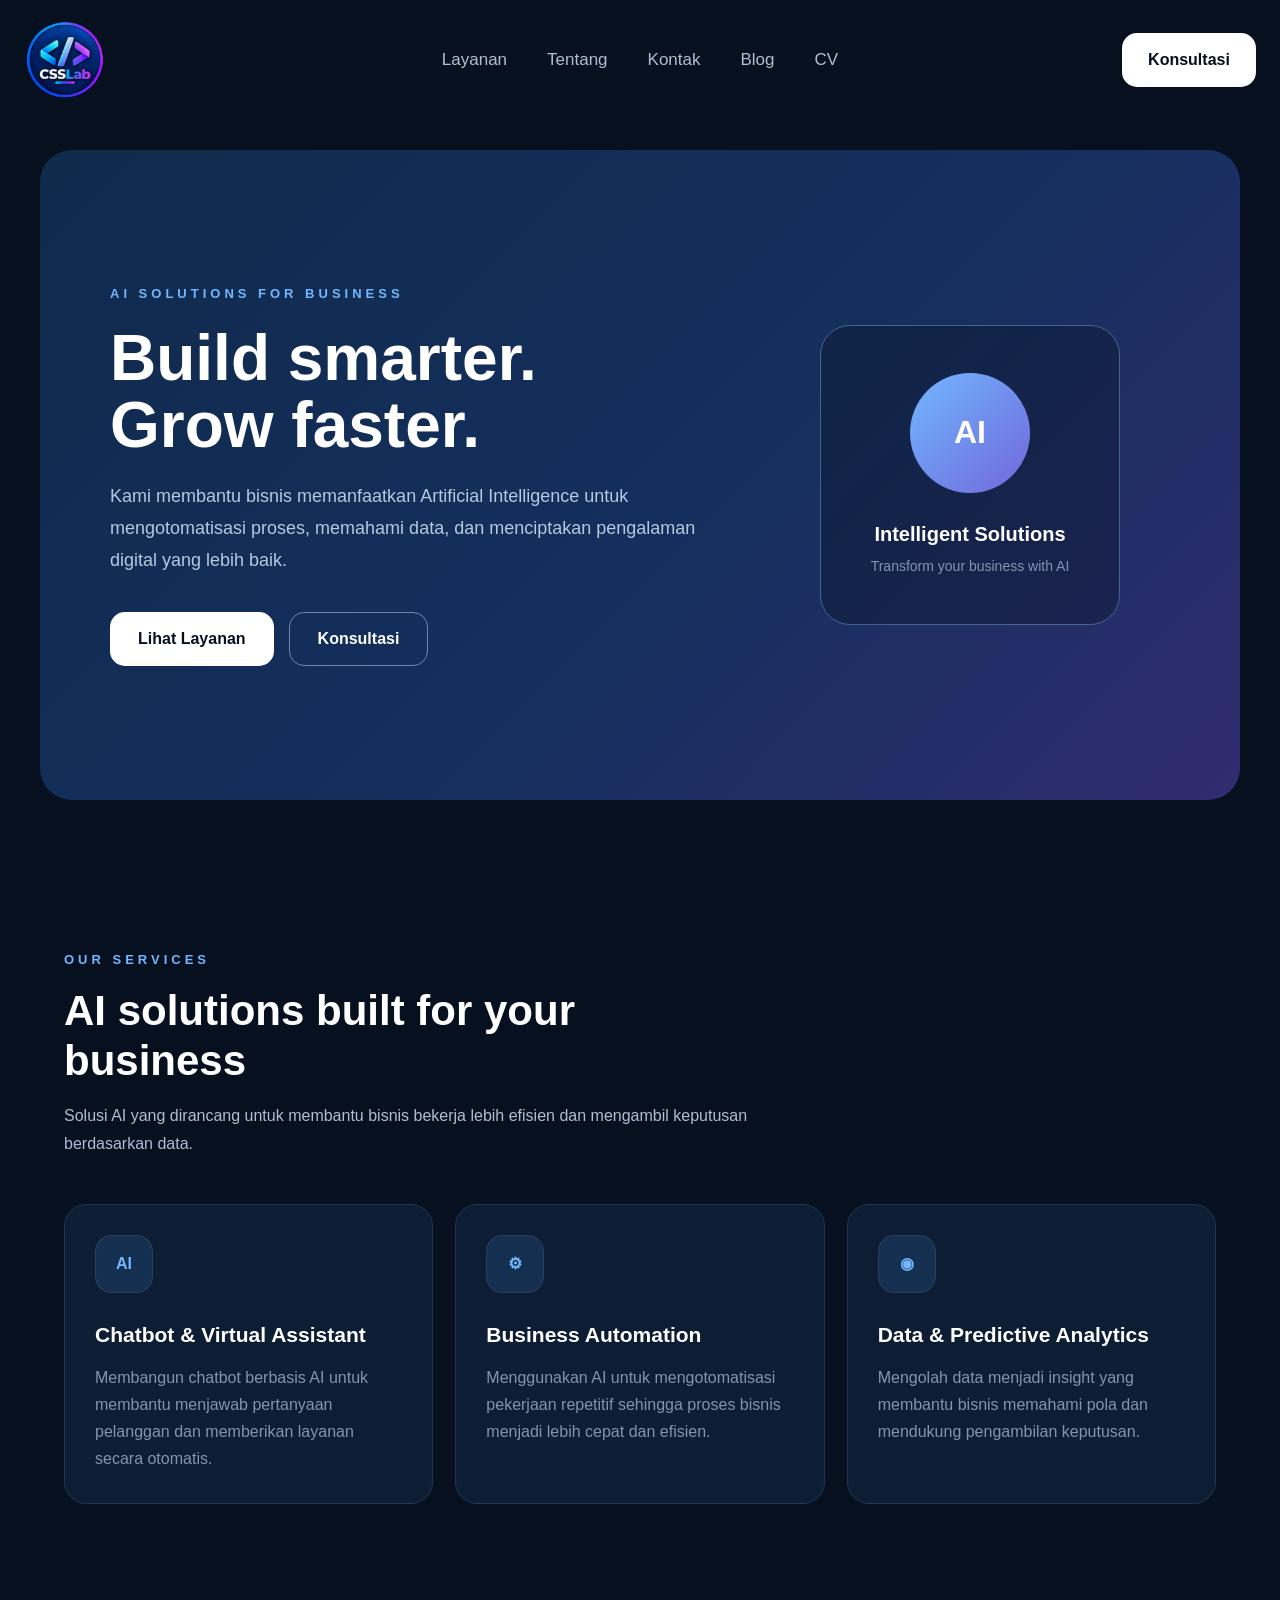
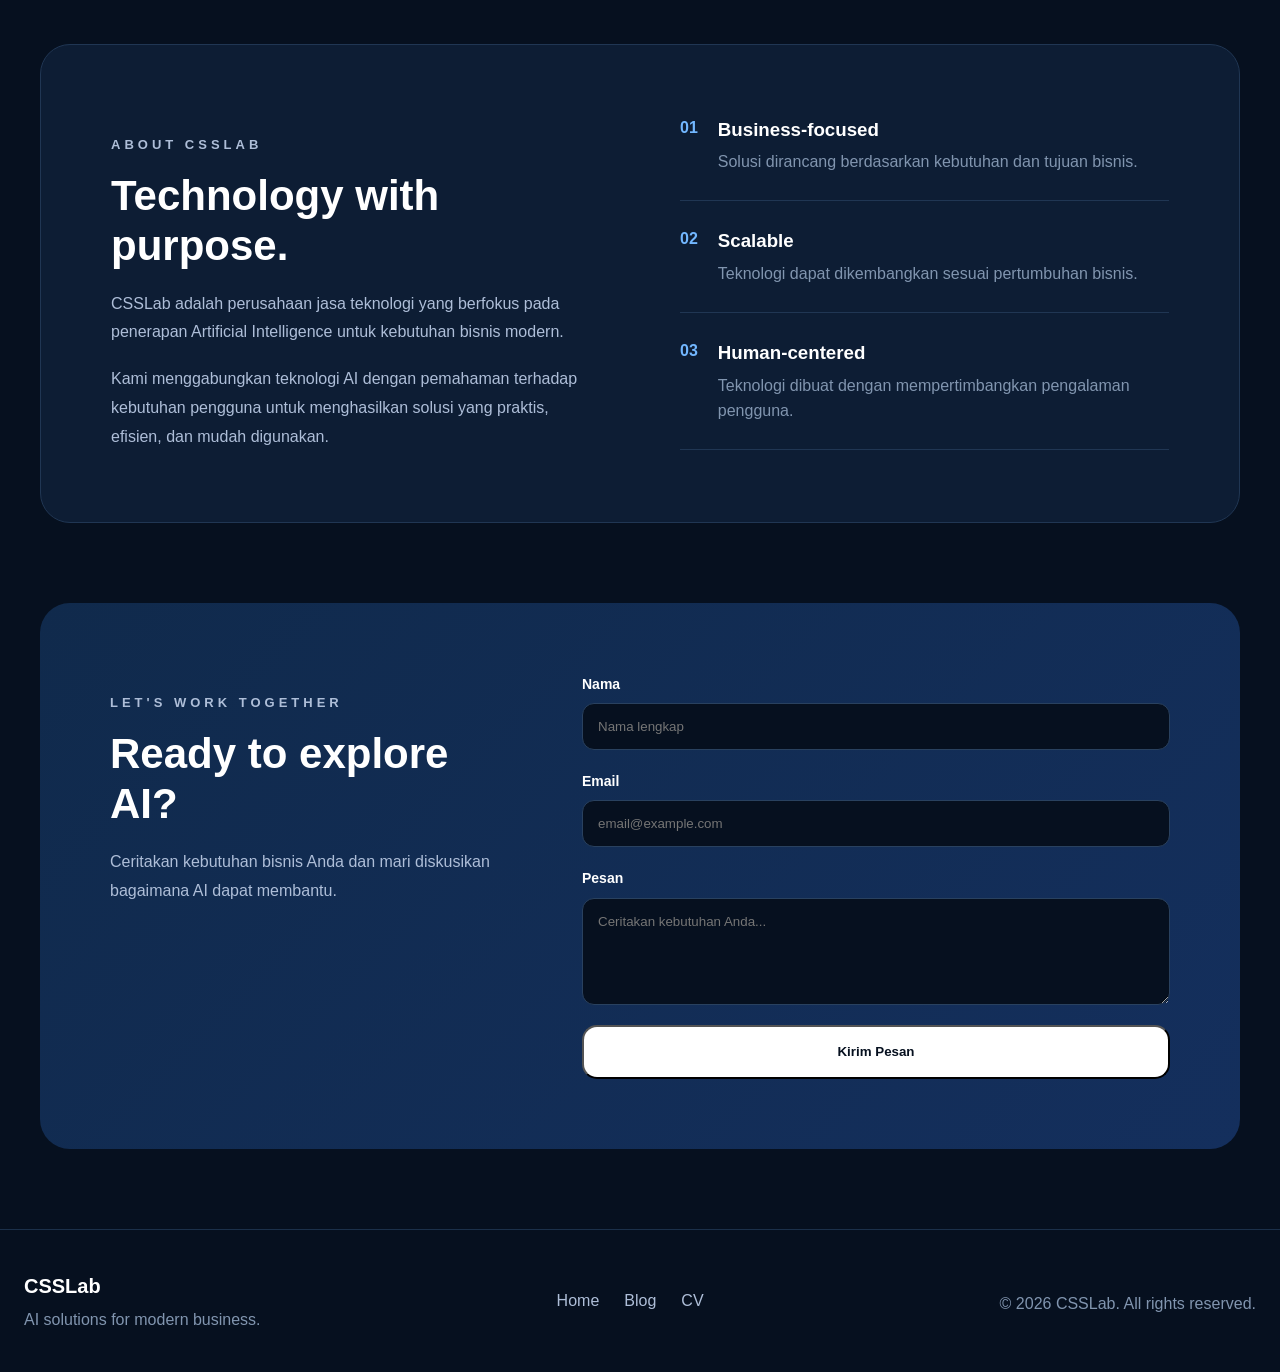
<file: index.html>
<!DOCTYPE html>
<html lang="id">

<head>
    <meta charset="UTF-8">
    <meta name="viewport" content="width=device-width, initial-scale=1.0">

    <meta
        name="description"
        content="CSSLab menyediakan solusi Artificial Intelligence untuk membantu bisnis berkembang dengan teknologi AI.">

    <title>CSSLab - AI Solutions</title>

    <link rel="stylesheet" href="assets/css/style.css">
</head>

<body>

    <!-- Navbar -->
    <header class="navbar">

        <a href="index.html" class="logo">
            <img
                src="assets/img/logo.png"
                alt="CSSLab Logo">
        </a>

        <nav class="nav-menu">

            <a href="#layanan">Layanan</a>

            <a href="#tentang">Tentang</a>

            <a href="#kontak">Kontak</a>

            <a href="blog.html">Blog</a>

            <a href="cv.html">CV</a>

        </nav>

        <a href="#kontak" class="consultation-button">
            Konsultasi
        </a>

    </header>


    <main>

        <!-- Hero -->
        <section class="hero">

            <div class="hero-content">

                <p class="hero-label">
                    AI SOLUTIONS FOR BUSINESS
                </p>

                <h1>
                    Build smarter.
                    <br>
                    Grow faster.
                </h1>

                <p class="hero-description">
                    Kami membantu bisnis memanfaatkan Artificial Intelligence
                    untuk mengotomatisasi proses, memahami data, dan menciptakan
                    pengalaman digital yang lebih baik.
                </p>

                <div class="hero-buttons">

                    <a href="#layanan" class="primary-button">
                        Lihat Layanan
                    </a>

                    <a href="#kontak" class="secondary-button">
                        Konsultasi
                    </a>

                </div>

            </div>

            <div class="hero-visual">

                <div class="ai-card">

                    <div class="ai-circle">
                        AI
                    </div>

                    <p>Intelligent Solutions</p>

                    <span>
                        Transform your business with AI
                    </span>

                </div>

            </div>

        </section>


        <!-- Services -->
        <section id="layanan" class="section">

            <div class="section-heading">

                <p class="section-label">
                    OUR SERVICES
                </p>

                <h2>
                    AI solutions built for your business
                </h2>

                <p>
                    Solusi AI yang dirancang untuk membantu bisnis
                    bekerja lebih efisien dan mengambil keputusan
                    berdasarkan data.
                </p>

            </div>


            <div class="service-grid">

                <article class="service-card">

                    <div class="service-icon">
                        AI
                    </div>

                    <h3>
                        Chatbot & Virtual Assistant
                    </h3>

                    <p>
                        Membangun chatbot berbasis AI untuk membantu
                        menjawab pertanyaan pelanggan dan memberikan
                        layanan secara otomatis.
                    </p>

                </article>


                <article class="service-card">

                    <div class="service-icon">
                        ⚙
                    </div>

                    <h3>
                        Business Automation
                    </h3>

                    <p>
                        Menggunakan AI untuk mengotomatisasi pekerjaan
                        repetitif sehingga proses bisnis menjadi lebih
                        cepat dan efisien.
                    </p>

                </article>


                <article class="service-card">

                    <div class="service-icon">
                        ◉
                    </div>

                    <h3>
                        Data & Predictive Analytics
                    </h3>

                    <p>
                        Mengolah data menjadi insight yang membantu
                        bisnis memahami pola dan mendukung pengambilan
                        keputusan.
                    </p>

                </article>

            </div>

        </section>


        <!-- About -->
        <section id="tentang" class="about-section">

            <div class="about-content">

                <p class="section-label">
                    ABOUT CSSLAB
                </p>

                <h2>
                    Technology with purpose.
                </h2>

                <p>
                    CSSLab adalah perusahaan jasa teknologi yang berfokus
                    pada penerapan Artificial Intelligence untuk kebutuhan
                    bisnis modern.
                </p>

                <p>
                    Kami menggabungkan teknologi AI dengan pemahaman
                    terhadap kebutuhan pengguna untuk menghasilkan solusi
                    yang praktis, efisien, dan mudah digunakan.
                </p>

            </div>


            <div class="advantage-list">

                <div class="advantage-item">

                    <span>01</span>

                    <div>
                        <h3>Business-focused</h3>

                        <p>
                            Solusi dirancang berdasarkan kebutuhan
                            dan tujuan bisnis.
                        </p>
                    </div>

                </div>


                <div class="advantage-item">

                    <span>02</span>

                    <div>
                        <h3>Scalable</h3>

                        <p>
                            Teknologi dapat dikembangkan sesuai
                            pertumbuhan bisnis.
                        </p>
                    </div>

                </div>


                <div class="advantage-item">

                    <span>03</span>

                    <div>
                        <h3>Human-centered</h3>

                        <p>
                            Teknologi dibuat dengan mempertimbangkan
                            pengalaman pengguna.
                        </p>
                    </div>

                </div>

            </div>

        </section>


        <!-- Contact -->
        <section id="kontak" class="contact-section">

            <div class="contact-content">

                <p class="section-label">
                    LET'S WORK TOGETHER
                </p>

                <h2>
                    Ready to explore AI?
                </h2>

                <p>
                    Ceritakan kebutuhan bisnis Anda dan mari
                    diskusikan bagaimana AI dapat membantu.
                </p>

            </div>


            <form class="contact-form">

                <div class="form-group">

                    <label for="nama">
                        Nama
                    </label>

                    <input
                        type="text"
                        id="nama"
                        name="nama"
                        placeholder="Nama lengkap"
                        required>

                </div>


                <div class="form-group">

                    <label for="email">
                        Email
                    </label>

                    <input
                        type="email"
                        id="email"
                        name="email"
                        placeholder="email@example.com"
                        required>

                </div>


                <div class="form-group">

                    <label for="pesan">
                        Pesan
                    </label>

                    <textarea
                        id="pesan"
                        name="pesan"
                        rows="5"
                        placeholder="Ceritakan kebutuhan Anda..."
                        required></textarea>

                </div>


                <button
                    type="submit"
                    class="primary-button">
                    Kirim Pesan
                </button>

            </form>

        </section>

    </main>


    <!-- Footer -->
    <footer class="footer">

        <div>

            <strong>
                CSSLab
            </strong>

            <p>
                AI solutions for modern business.
            </p>

        </div>


        <div class="footer-links">

            <a href="index.html">
                Home
            </a>

            <a href="blog.html">
                Blog
            </a>

            <a href="cv.html">
                CV
            </a>

        </div>


        <p class="copyright">
            © 2026 CSSLab. All rights reserved.
        </p>

    </footer>

</body>

</html>
</file>
<file: assets/css/style.css>
:root {
    --navy: #06101f;
    --card: #0d1d34;
    --card-light: #10243e;
    --border: #203653;
    --text: #ffffff;
    --muted: #aebed8;
    --soft: #8195af;
    --blue: #72b7ff;
    --purple: #302c70;
}

* {
    box-sizing: border-box;
    margin: 0;
    padding: 0;
}

html {
    scroll-behavior: smooth;
}

body {
    background: var(--navy);
    color: var(--text);
    font-family: Arial, sans-serif;
    line-height: 1.6;
}

a {
    text-decoration: none;
}


/* Navbar */

.navbar {
    height: 120px;
    padding: 0 24px;
    display: flex;
    align-items: center;
    position: relative;
}

.logo {
    width: 82px;
    height: 82px;
    display: block;
    flex-shrink: 0;
}

.logo img {
    width: 82px;
    height: 82px;
    object-fit: contain;
    display: block;
}

.nav-menu {
    position: absolute;
    left: 50%;
    transform: translateX(-50%);

    display: flex;
    align-items: center;
    gap: 40px;
}

.nav-menu a {
    color: var(--muted);
    font-size: 17px;
    white-space: nowrap;
    transition: 0.3s;
}

.nav-menu a:hover {
    color: var(--text);
}

.consultation-button {
    width: 134px;
    height: 54px;

    position: absolute;
    right: 24px;

    display: flex;
    align-items: center;
    justify-content: center;

    background: white;
    color: var(--navy);

    border-radius: 15px;
    font-weight: 700;

    transition: 0.3s;
}

.consultation-button:hover {
    background: var(--blue);
    color: white;
}


/* Hero */

.hero {
    max-width: 1200px;
    min-height: 650px;

    margin: 30px auto 80px;
    padding: 70px;

    display: grid;
    grid-template-columns: 1.2fr 0.8fr;
    align-items: center;
    gap: 60px;

    background: linear-gradient(
        135deg,
        #102a4c,
        #142f5d 55%,
        var(--purple)
    );

    border-radius: 32px;
}

.hero-label,
.section-label {
    color: var(--blue);
    font-size: 13px;
    font-weight: 700;
    letter-spacing: 4px;
}

.hero h1 {
    font-size: 64px;
    line-height: 1.05;
    margin: 20px 0;
}

.hero-description {
    max-width: 620px;
    color: #b8c8df;
    font-size: 18px;
    line-height: 1.8;
}

.hero-buttons {
    display: flex;
    gap: 15px;
    margin-top: 35px;
}

.primary-button,
.secondary-button {
    min-height: 54px;
    padding: 0 28px;

    display: inline-flex;
    align-items: center;
    justify-content: center;

    border-radius: 15px;
    font-weight: 700;

    transition: 0.3s;
}

.primary-button {
    background: white;
    color: var(--navy);
}

.primary-button:hover {
    background: var(--blue);
    color: white;
}

.secondary-button {
    border: 1px solid #6d87a8;
    color: white;
}

.secondary-button:hover {
    background: rgba(255, 255, 255, 0.1);
}

.hero-visual {
    display: flex;
    justify-content: center;
}

.ai-card {
    width: 300px;
    height: 300px;

    border: 1px solid #45658b;
    border-radius: 30px;

    background: rgba(6, 16, 31, 0.35);

    display: flex;
    flex-direction: column;
    align-items: center;
    justify-content: center;

    text-align: center;
}

.ai-circle {
    width: 120px;
    height: 120px;

    display: flex;
    align-items: center;
    justify-content: center;

    border-radius: 50%;

    background: linear-gradient(
        135deg,
        #72b7ff,
        #7067db
    );

    font-size: 32px;
    font-weight: 800;

    margin-bottom: 25px;
}

.ai-card p {
    font-size: 20px;
    font-weight: 700;
}

.ai-card span {
    color: var(--soft);
    font-size: 14px;
    margin-top: 5px;
}


/* General Section */

.section {
    max-width: 1200px;
    margin: 0 auto;
    padding: 70px 24px;
}

.section-heading {
    max-width: 700px;
    margin-bottom: 45px;
}

.section-heading h2,
.about-content h2,
.contact-content h2 {
    font-size: 42px;
    line-height: 1.2;
    margin: 15px 0;
}

.section-heading p:last-child,
.about-content p,
.contact-content p {
    color: var(--muted);
    line-height: 1.8;
}


/* Services */

.service-grid {
    display: grid;
    grid-template-columns: repeat(3, 1fr);
    gap: 22px;
}

.service-card {
    background: var(--card);
    border: 1px solid var(--border);
    border-radius: 22px;
    padding: 30px;

    transition: 0.3s;
}

.service-card:hover {
    transform: translateY(-8px);
    border-color: var(--blue);
}

.service-icon {
    width: 58px;
    height: 58px;

    display: flex;
    align-items: center;
    justify-content: center;

    background: #142f50;
    border: 1px solid #29415f;

    border-radius: 16px;

    color: var(--blue);
    font-weight: 700;

    margin-bottom: 25px;
}

.service-card h3 {
    font-size: 21px;
    margin-bottom: 12px;
}

.service-card p {
    color: var(--soft);
    line-height: 1.7;
}


/* About */

.about-section {
    max-width: 1200px;
    margin: 70px auto;
    padding: 70px;

    display: grid;
    grid-template-columns: 1fr 1fr;
    gap: 80px;

    background: var(--card);
    border: 1px solid var(--border);
    border-radius: 30px;
}

.about-content p {
    margin-top: 18px;
}

.advantage-list {
    display: flex;
    flex-direction: column;
    gap: 25px;
}

.advantage-item {
    display: flex;
    gap: 20px;
    padding-bottom: 25px;
    border-bottom: 1px solid var(--border);
}

.advantage-item span {
    color: var(--blue);
    font-weight: 700;
}

.advantage-item h3 {
    margin-bottom: 5px;
}

.advantage-item p {
    color: var(--soft);
}


/* Contact */

.contact-section {
    max-width: 1200px;
    margin: 80px auto;
    padding: 70px;

    display: grid;
    grid-template-columns: 0.8fr 1.2fr;
    gap: 80px;

    background: linear-gradient(
        135deg,
        #102a4c,
        #142f5d
    );

    border-radius: 30px;
}

.contact-content p {
    margin-top: 18px;
}

.contact-form {
    display: flex;
    flex-direction: column;
    gap: 20px;
}

.form-group {
    display: flex;
    flex-direction: column;
    gap: 8px;
}

.form-group label {
    font-size: 14px;
    font-weight: 600;
}

.form-group input,
.form-group textarea {
    width: 100%;
    padding: 15px;

    background: #06101f;
    color: white;

    border: 1px solid #29415f;
    border-radius: 12px;

    font-family: inherit;
    outline: none;
}

.form-group input:focus,
.form-group textarea:focus {
    border-color: var(--blue);
}

.form-group textarea {
    resize: vertical;
}


/* Footer */

.footer {
    border-top: 1px solid #1b304a;

    padding: 40px 24px;

    display: flex;
    align-items: center;
    justify-content: space-between;

    gap: 30px;

    color: var(--soft);
}

.footer strong {
    color: white;
    font-size: 20px;
}

.footer p {
    margin-top: 5px;
}

.footer-links {
    display: flex;
    gap: 25px;
}

.footer-links a {
    color: var(--muted);
    transition: 0.3s;
}

.footer-links a:hover {
    color: var(--blue);
}


/* Responsive */

@media (max-width: 900px) {

    .nav-menu {
        gap: 20px;
    }

    .hero {
        grid-template-columns: 1fr;
        padding: 50px;
    }

    .hero-visual {
        display: none;
    }

    .service-grid {
        grid-template-columns: 1fr;
    }

    .about-section,
    .contact-section {
        grid-template-columns: 1fr;
        padding: 50px;
        gap: 40px;
    }

    .hero h1 {
        font-size: 50px;
    }

}

@media (max-width: 700px) {

    .navbar {
        height: auto;
        min-height: 100px;
        padding: 15px 20px;
    }

    .logo,
    .logo img {
        width: 65px;
        height: 65px;
    }

    .nav-menu {
        position: static;
        transform: none;

        margin-left: auto;
        margin-right: 15px;

        gap: 12px;
    }

    .nav-menu a {
        font-size: 13px;
    }

    .consultation-button {
        display: none;
    }

    .hero {
        margin: 20px;
        padding: 40px 25px;
        border-radius: 24px;
    }

    .hero h1 {
        font-size: 40px;
    }

    .hero-description {
        font-size: 16px;
    }

    .hero-buttons {
        flex-direction: column;
    }

    .about-section,
    .contact-section {
        margin: 40px 20px;
        padding: 35px 25px;
        border-radius: 24px;
    }

    .section-heading h2,
    .about-content h2,
    .contact-content h2 {
        font-size: 34px;
    }

    .footer {
        flex-direction: column;
        align-items: flex-start;
    }

}
</file>
